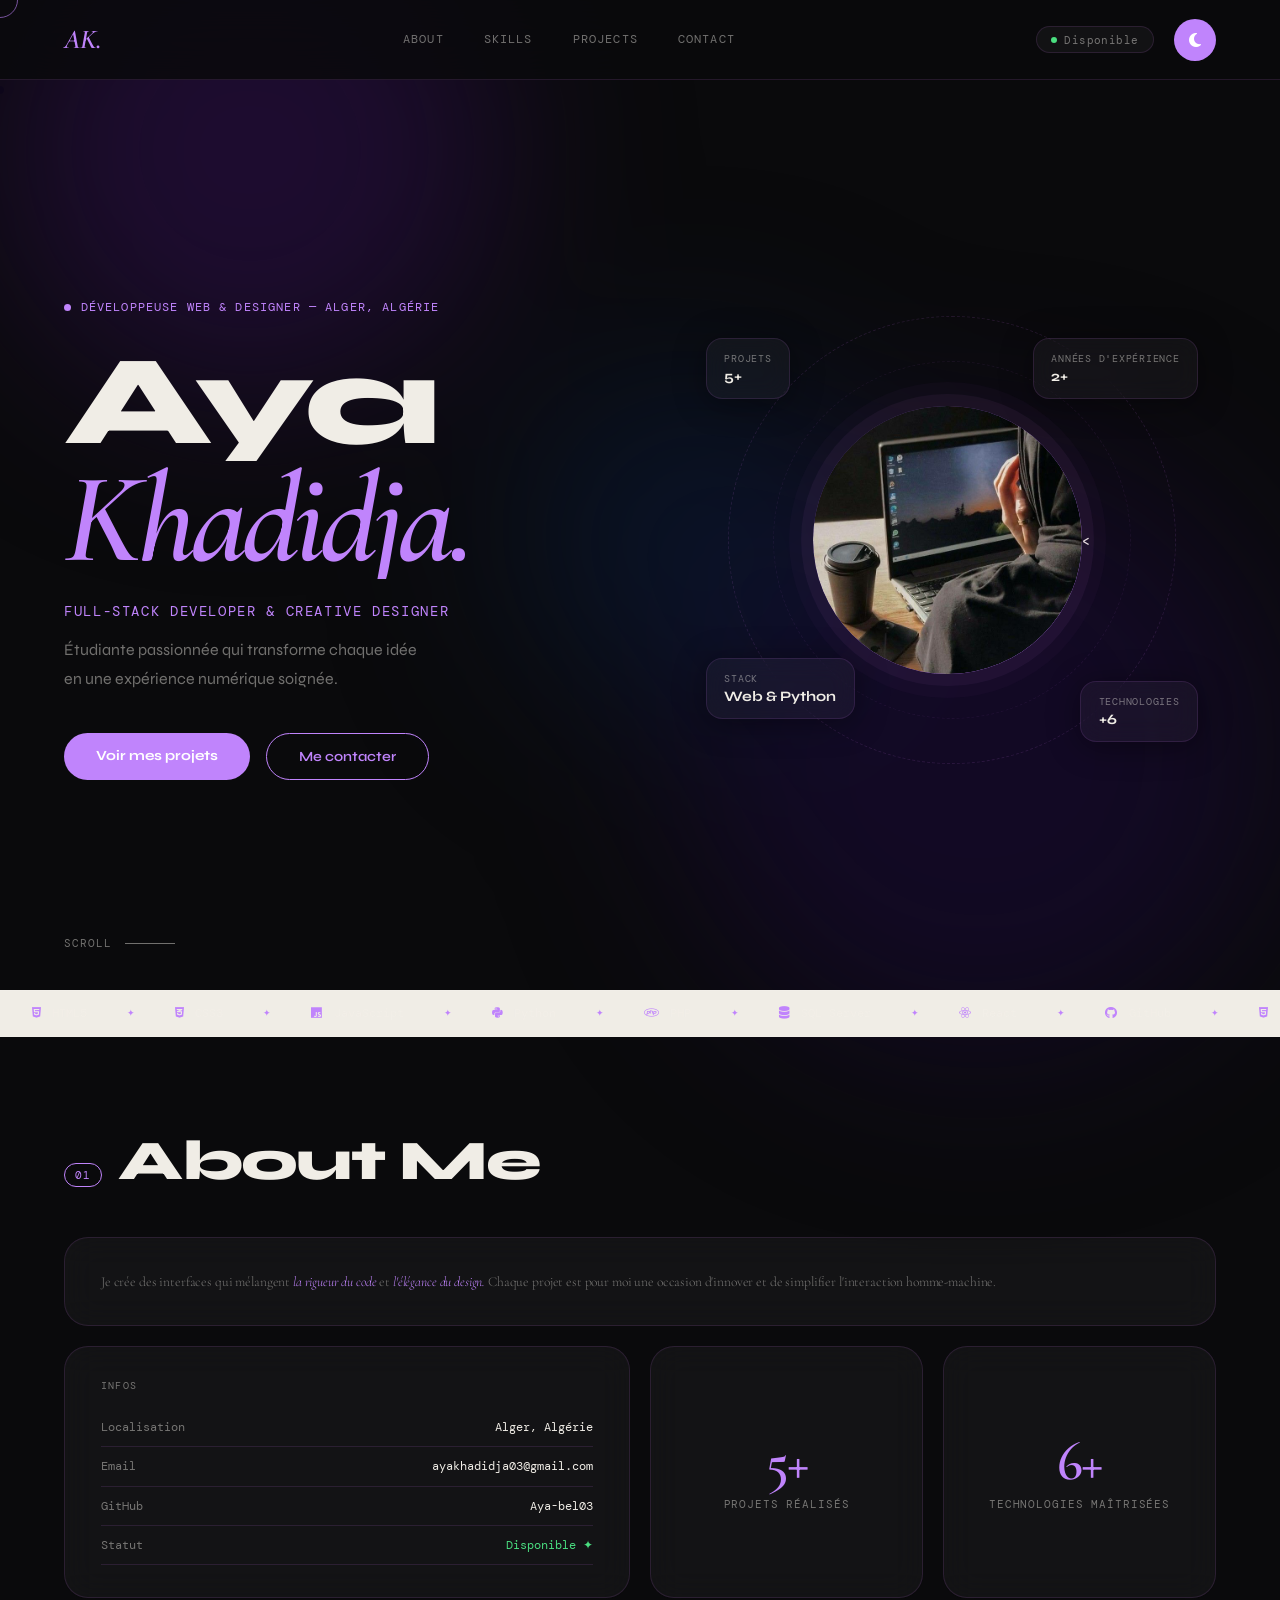
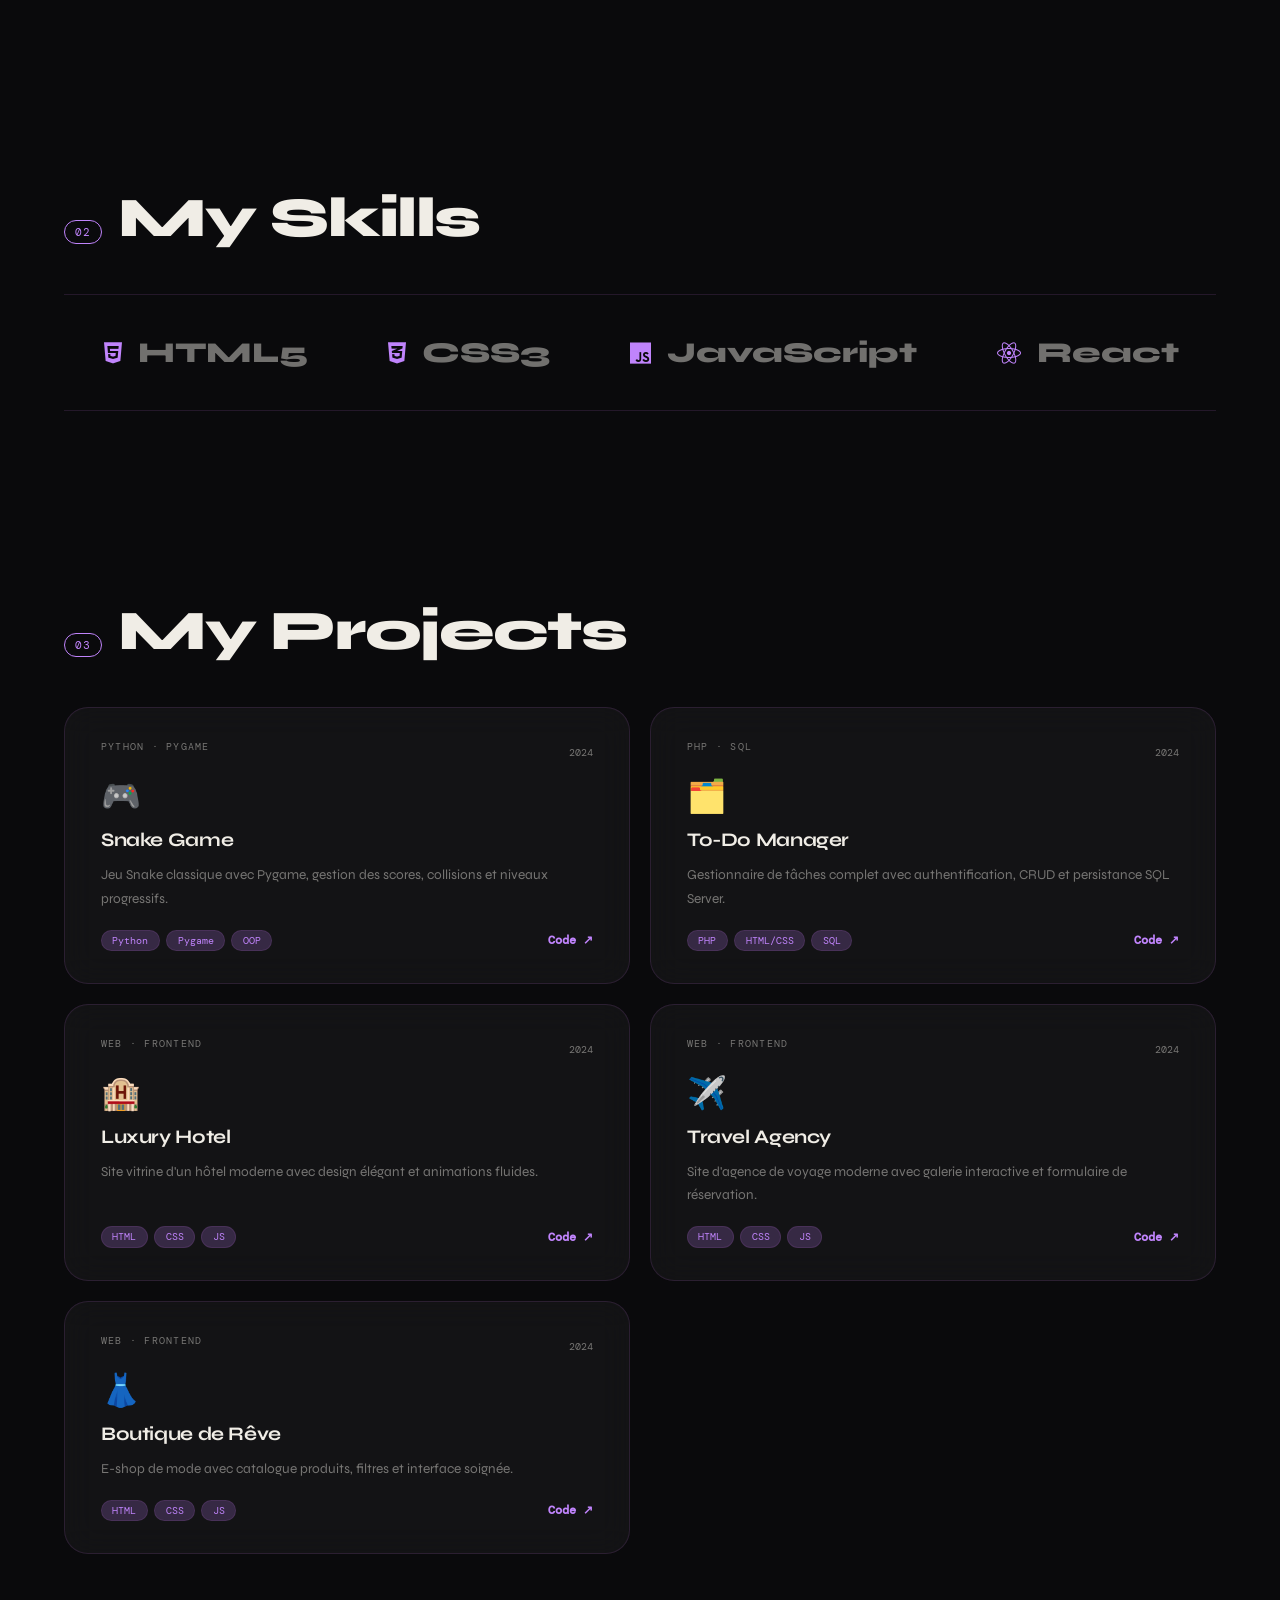
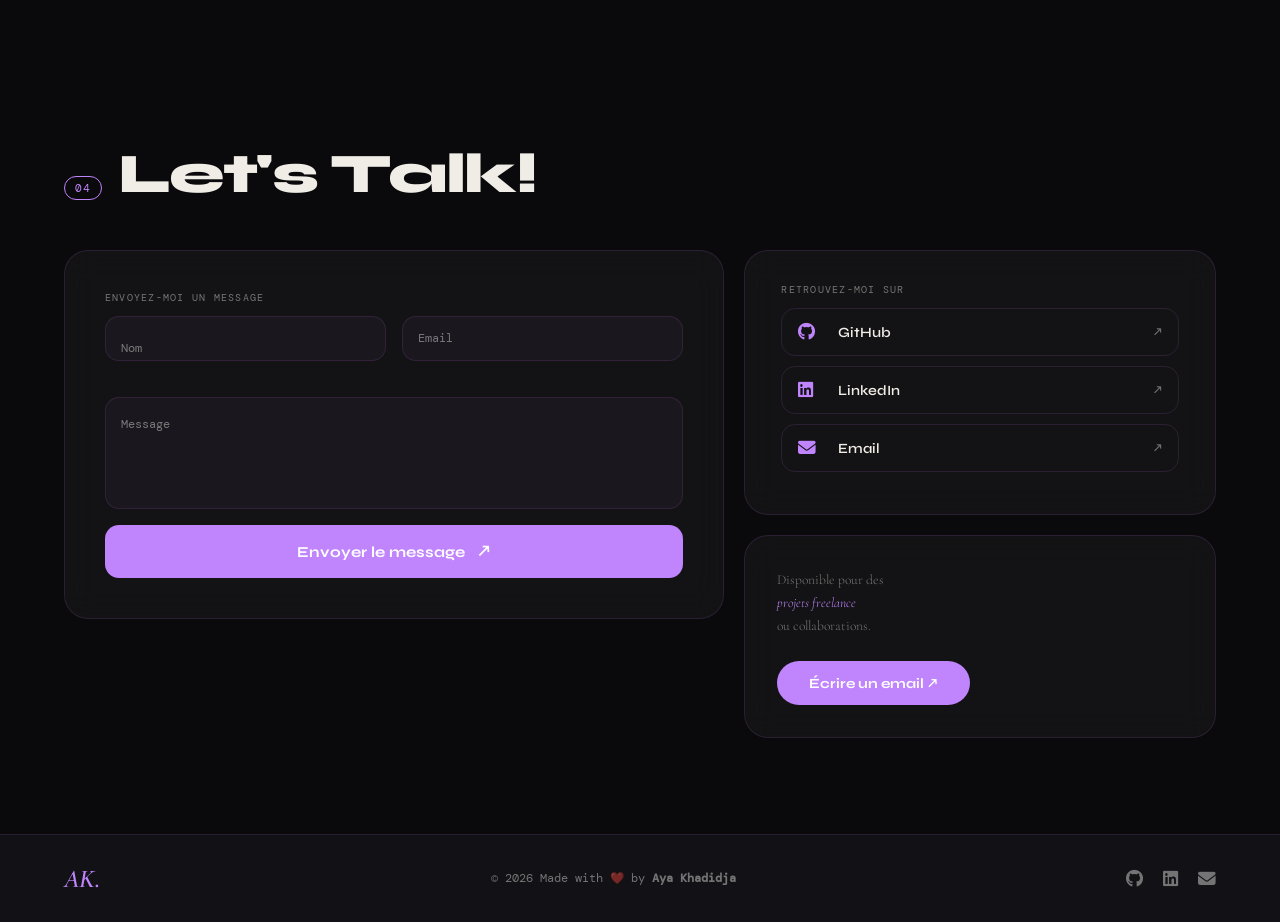
<file: index.html>
<html lang="fr">
<head>
  <meta charset="UTF-8"/>
  <meta name="viewport" content="width=device-width, initial-scale=1.0"/>
  <title>Aya Khadidja — Portfolio</title>
  <link rel="icon" type="image/png" href="favicon.png"/>
  <link href="https://fonts.googleapis.com/css2?family=Syne:wght@400;500;700;800&family=Cormorant+Garamond:ital,wght@0,300;1,300;1,600&family=DM+Mono:wght@300;400&display=swap" rel="stylesheet"/>
  <link rel="stylesheet" href="https://cdnjs.cloudflare.com/ajax/libs/font-awesome/6.5.0/css/all.min.css"/>
  <link rel="stylesheet" href="style.css"/>
</head>
<body class="light-mode">

  <!-- CURSOR -->
  <div id="cur"></div>
  <div id="cur-ring"></div>

  <!-- BACKGROUND MESH -->
  <div class="mesh-container">
    <div class="ball ball-1"></div>
    <div class="ball ball-2"></div>
    <div class="ball ball-3"></div>
  </div>

  <!-- PROGRESS BAR -->
  <div id="progress-bar"></div>

  <!-- HEADER -->
  <header id="header">
    <a href="#" class="nav-logo">AK.</a>
    <nav class="nav-links">
      <a href="#about">About</a>
      <a href="#skills">Skills</a>
      <a href="#projects">Projects</a>
      <a href="#contact">Contact</a>
    </nav>
    <div class="header-right">
      <div class="avail-badge">
        <span class="avail-dot"></span>
        Disponible
      </div>
      <button id="theme-switch" aria-label="Toggle theme">
        <i class="fas fa-moon"></i>
      </button>
    </div>
  </header>

  <main>

    <!-- HERO -->
    <section id="hero">
      <div class="hero-content">
        <span class="hero-eyebrow reveal">
          <span class="eyebrow-dot"></span>
          Développeuse Web &amp; Designer — Alger, Algérie
        </span>
        <h1 class="hero-name">
          <span class="name-line reveal-line"><span class="word">Aya</span></span>
          <span class="name-line reveal-line delay-1"><span class="word italic">Khadidja.</span></span>
        </h1>
        <p class="hero-role reveal delay-2">Full-Stack Developer &amp; Creative Designer</p>
        <p class="hero-desc reveal delay-3">Étudiante passionnée qui transforme chaque idée<br>en une expérience numérique soignée.</p>
        <div class="hero-ctas reveal delay-4">
          <a href="#projects" class="btn-primary">Voir mes projets</a>
          <a href="#contact" class="btn-ghost">Me contacter</a>
        </div>
      </div>
      <div class="hero-deco">
        <div class="deco-ring"></div>
        <div class="deco-ring deco-ring-2"></div>
        <div class="avatar-circle">
          <img src="images/favicon.jpeg" alt="Aya Khadidja" class="avatar-img"/>
        </div>
        <<div class="deco-tag tag-1">
          <span class="tag-label">Projets</span>
          <span class="tag-value">5+</span>
        </div>
        <div class="deco-tag tag-2">
          <span class="tag-label">Stack</span>
          <span class="tag-value">Web &amp; Python</span>
        </div>
         <div class="deco-tag tag-3">
          <span class="tag-label">Technologies </span>
          <span class="tag-value">+6 </span>
        </div>
        <div class="deco-tag tag-4">
          <span class="tag-label">Années d'expérience</span>
          <span class="tag-value">2+</span>
        </div>
      </div>
      <div class="hero-scroll-hint">
        <span>Scroll</span>
        <div class="scroll-line"></div>
      </div>
    </section>

    <!-- MARQUEE -->
    <div class="marquee-wrap">
      <div class="marquee-track">
        <span><i class="fab fa-html5"></i> HTML5</span><span class="sep">✦</span>
        <span><i class="fab fa-css3-alt"></i> CSS3</span><span class="sep">✦</span>
        <span><i class="fab fa-js"></i> JavaScript</span><span class="sep">✦</span>
        <span><i class="fab fa-python"></i> Python</span><span class="sep">✦</span>
        <span><i class="fab fa-php"></i> PHP</span><span class="sep">✦</span>
        <span><i class="fas fa-database"></i> SQL Server</span><span class="sep">✦</span>
        <span><i class="fab fa-react"></i> React</span><span class="sep">✦</span>
        <span><i class="fab fa-github"></i> GitHub</span><span class="sep">✦</span>
        <span><i class="fab fa-html5"></i> HTML5</span><span class="sep">✦</span>
        <span><i class="fab fa-css3-alt"></i> CSS3</span><span class="sep">✦</span>
        <span><i class="fab fa-js"></i> JavaScript</span><span class="sep">✦</span>
        <span><i class="fab fa-python"></i> Python</span><span class="sep">✦</span>
        <span><i class="fab fa-php"></i> PHP</span><span class="sep">✦</span>
        <span><i class="fas fa-database"></i> SQL Server</span><span class="sep">✦</span>
        <span><i class="fab fa-react"></i> React</span><span class="sep">✦</span>
        <span><i class="fab fa-github"></i> GitHub</span><span class="sep">✦</span>
      </div>
    </div>

    <!-- ABOUT -->
    <section id="about" class="sec">
      <div class="sec-header reveal">
        <span class="sec-num">01</span>
        <h2 class="section-title">About Me</h2>
      </div>
      <div class="bento-grid">
        <div class="bento-item card-full reveal">
          <p class="big-quote">Je crée des interfaces qui mélangent <em>la rigueur du code</em> et <em>l'élégance du design.</em> Chaque projet est pour moi une occasion d'innover et de simplifier l'interaction homme-machine.</p>
        </div>
        <div class="bento-item card-info reveal delay-1">
          <span class="label">Infos</span>
          <div class="info-list">
            <div class="info-row"><span class="ik">Localisation</span><span class="iv">Alger, Algérie</span></div>
            <div class="info-row"><span class="ik">Email</span><span class="iv">ayakhadidja03@gmail.com</span></div>
            <div class="info-row"><span class="ik">GitHub</span><span class="iv">Aya-bel03</span></div>
            <div class="info-row"><span class="ik">Statut</span><span class="iv available">Disponible ✦</span></div>
          </div>
        </div>
        <div class="bento-item card-stat reveal delay-2">
          <span class="stat-num">5+</span>
          <span class="stat-label">Projets réalisés</span>
        </div>
        <div class="bento-item card-stat reveal delay-3">
          <span class="stat-num">6+</span>
          <span class="stat-label">Technologies maîtrisées</span>
        </div>
      </div>
    </section>

    <!-- SKILLS -->
    <section id="skills" class="sec">
      <div class="sec-header reveal">
        <span class="sec-num">02</span>
        <h2 class="section-title">My Skills</h2>
      </div>
      <div class="skills-wrapper reveal">
        <div class="skills-track">
          <span><i class="fab fa-html5"></i> HTML5</span>
          <span><i class="fab fa-css3-alt"></i> CSS3</span>
          <span><i class="fab fa-js"></i> JavaScript</span>
          <span><i class="fab fa-react"></i> React</span>
          <span><i class="fab fa-python"></i> Python</span>
          <span><i class="fab fa-php"></i> PHP</span>
          <span><i class="fas fa-database"></i> SQL Server</span>
          <span><i class="fab fa-github"></i> GitHub</span>
          <span><i class="fab fa-html5"></i> HTML5</span>
          <span><i class="fab fa-css3-alt"></i> CSS3</span>
          <span><i class="fab fa-js"></i> JavaScript</span>
          <span><i class="fab fa-react"></i> React</span>
          <span><i class="fab fa-python"></i> Python</span>
          <span><i class="fab fa-php"></i> PHP</span>
          <span><i class="fas fa-database"></i> SQL Server</span>
          <span><i class="fab fa-github"></i> GitHub</span>
        </div>
      </div>
    </section>

    <!-- PROJECTS -->
    <section id="projects" class="sec">
      <div class="sec-header reveal">
        <span class="sec-num">03</span>
        <h2 class="section-title">My Projects</h2>
      </div>
      <div class="bento-grid">

        <div class="bento-item card-med reveal">
          <div class="proj-top">
            <span class="label">Python · Pygame</span>
            <span class="proj-year">2024</span>
          </div>
          <div class="proj-icon">🎮</div>
          <h3>Snake Game</h3>
          <p>Jeu Snake classique avec Pygame, gestion des scores, collisions et niveaux progressifs.</p>
          <div class="proj-footer">
            <div class="proj-pills">
              <span>Python</span><span>Pygame</span><span>OOP</span>
            </div>
            <a href="https://github.com/Aya-bel03" target="_blank" class="proj-link">Code ↗</a>
          </div>
        </div>

        <div class="bento-item card-med reveal delay-1">
          <div class="proj-top">
            <span class="label">PHP · SQL</span>
            <span class="proj-year">2024</span>
          </div>
          <div class="proj-icon">🗂️</div>
          <h3>To-Do Manager</h3>
          <p>Gestionnaire de tâches complet avec authentification, CRUD et persistance SQL Server.</p>
          <div class="proj-footer">
            <div class="proj-pills">
              <span>PHP</span><span>HTML/CSS</span><span>SQL</span>
            </div>
            <a href="https://github.com/Aya-bel03" target="_blank" class="proj-link">Code ↗</a>
          </div>
        </div>

        <div class="bento-item card-med reveal delay-2">
          <div class="proj-top">
            <span class="label">Web · Frontend</span>
            <span class="proj-year">2024</span>
          </div>
          <div class="proj-icon">🏨</div>
          <h3>Luxury Hotel</h3>
          <p>Site vitrine d'un hôtel moderne avec design élégant et animations fluides.</p>
          <div class="proj-footer">
            <div class="proj-pills">
              <span>HTML</span><span>CSS</span><span>JS</span>
            </div>
            <a href="https://github.com/Aya-bel03" target="_blank" class="proj-link">Code ↗</a>
          </div>
        </div>

        <div class="bento-item card-med reveal delay-1">
          <div class="proj-top">
            <span class="label">Web · Frontend</span>
            <span class="proj-year">2024</span>
          </div>
          <div class="proj-icon">✈️</div>
          <h3>Travel Agency</h3>
          <p>Site d'agence de voyage moderne avec galerie interactive et formulaire de réservation.</p>
          <div class="proj-footer">
            <div class="proj-pills">
              <span>HTML</span><span>CSS</span><span>JS</span>
            </div>
            <a href="https://github.com/Aya-bel03" target="_blank" class="proj-link">Code ↗</a>
          </div>
        </div>

        <div class="bento-item card-med reveal delay-2">
          <div class="proj-top">
            <span class="label">Web · Frontend</span>
            <span class="proj-year">2024</span>
          </div>
          <div class="proj-icon">👗</div>
          <h3>Boutique de Rêve</h3>
          <p>E-shop de mode avec catalogue produits, filtres et interface soignée.</p>
          <div class="proj-footer">
            <div class="proj-pills">
              <span>HTML</span><span>CSS</span><span>JS</span>
            </div>
            <a href="https://github.com/Aya-bel03" target="_blank" class="proj-link">Code ↗</a>
          </div>
        </div>

      </div>
    </section>

    <!-- CONTACT -->
    <section id="contact" class="sec">
      <div class="sec-header reveal">
        <span class="sec-num">04</span>
        <h2 class="section-title">Let's Talk!</h2>
      </div>
      <div class="contact-grid">
        <div class="bento-item contact-card reveal">
          <span class="label">Envoyez-moi un message</span>
          <form action="https://formspree.io/f/mjkobwyn" method="POST">
            <div class="input-row">
              <div class="input-group">
                <input type="text" name="nom" placeholder=" " required/>
                <label>Nom</label>
              </div>
              <div class="input-group">
                <input type="email" name="email" placeholder=" " required/>
                <label>Email</label>
              </div>
            </div>
            <div class="input-group">
              <textarea name="message" rows="5" placeholder=" " required></textarea>
              <label>Message</label>
            </div>
            <button type="submit" class="btn-submit">
              <span>Envoyer le message</span>
              <span class="btn-arrow">↗</span>
            </button>
          </form>
        </div>
        <div class="contact-side">
          <div class="bento-item info-card reveal delay-1">
            <span class="label">Retrouvez-moi sur</span>
            <div class="social-links">
              <a href="https://github.com/Aya-bel03" target="_blank" class="social-item">
                <i class="fab fa-github"></i>
                <span>GitHub</span>
                <span class="social-arr">↗</span>
              </a>
              <a href="https://www.linkedin.com/in/khadidja-belogbane-071b53371" target="_blank" class="social-item">
                <i class="fab fa-linkedin"></i>
                <span>LinkedIn</span>
                <span class="social-arr">↗</span>
              </a>
              <a href="mailto:ayakhadidja03@gmail.com" class="social-item">
                <i class="fas fa-envelope"></i>
                <span>Email</span>
                <span class="social-arr">↗</span>
              </a>
            </div>
          </div>
          <div class="bento-item cta-card reveal delay-2">
            <p class="cta-text">Disponible pour des<br/><em>projets freelance</em><br/>ou collaborations.</p>
            <a href="mailto:ayakhadidja03@gmail.com" class="btn-primary" style="margin-top:1.5rem;display:inline-block">Écrire un email ↗</a>
          </div>
        </div>
      </div>
    </section>

  </main>

  <!-- FOOTER -->
  <footer>
    <div class="footer-inner">
      <span class="footer-logo">AK.</span>
      <span class="footer-copy">© 2026 Made with ❤️ by <strong>Aya Khadidja</strong></span>
      <div class="footer-links">
        <a href="https://github.com/Aya-bel03" target="_blank"><i class="fab fa-github"></i></a>
        <a href="https://www.linkedin.com/in/khadidja-belogbane-071b53371" target="_blank"><i class="fab fa-linkedin"></i></a>
        <a href="mailto:ayakhadidja03@gmail.com"><i class="fas fa-envelope"></i></a>
      </div>
    </div>
  </footer>

  <script src="script.js"></script>
</body>
</html>
</file>
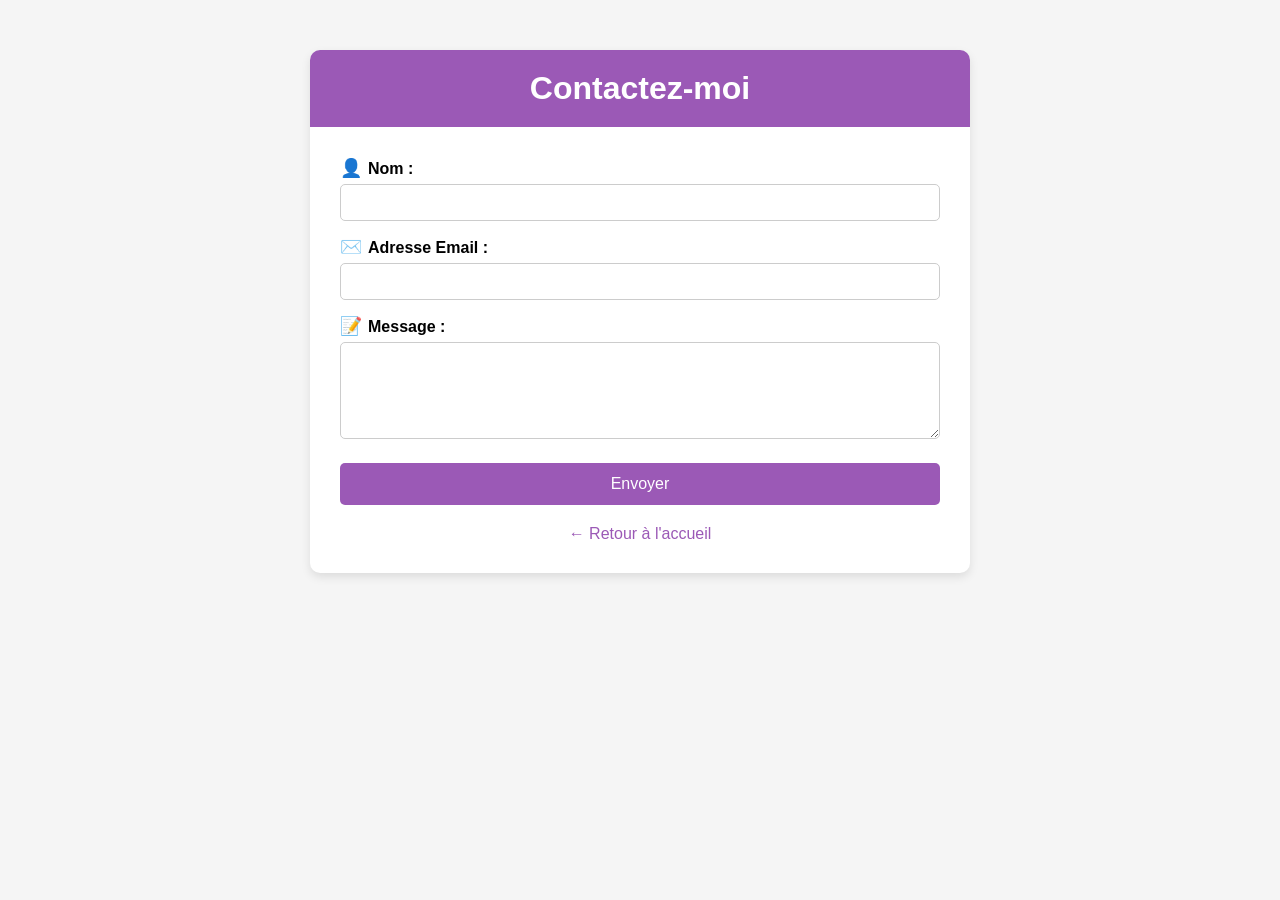
<file: contact.html>
<!DOCTYPE html>
<html lang="fr">
<head>
  <meta charset="UTF-8" />
  <title>Contactez-moi</title>
  <link rel="icon" type="image/png" href="/Portfolio/favicon.png" />
  <style>
    body { font-family: Arial, sans-serif; background-color: #f5f5f5; margin: 0; padding: 0; }
    .container { max-width: 600px; margin: 50px auto; background-color: white; padding: 30px; border-radius: 10px; box-shadow: 0 4px 10px rgba(0, 0, 0, 0.1); }
    h1 { text-align: center; color: white; background-color: #9b59b6; padding: 20px; margin: -30px -30px 30px -30px; border-radius: 10px 10px 0 0; }
    label { display: block; margin-top: 15px; font-weight: bold; }
    label::before { margin-right: 6px; color: #9b59b6; font-size: 18px; }
    label[for="nom"]::before { content: "👤"; }
    label[for="email"]::before { content: "✉️"; }
    label[for="message"]::before { content: "📝"; }
    input, textarea {
      width: 100%; padding: 10px; margin-top: 5px; border-radius: 5px;
      border: 1px solid #ccc; box-sizing: border-box; resize: vertical;
      transition: border-color 0.3s ease;
    }
    input:focus, textarea:focus { border-color: #9b59b6; outline: none; }
    button {
      background-color: #9b59b6; color: white; border: none; padding: 12px 20px;
      margin-top: 20px; cursor: pointer; border-radius: 5px; font-size: 16px;
      width: 100%; transition: background-color 0.3s, transform 0.2s ease;
    }
    button:hover { background-color: #8e44ad; transform: scale(1.03); }
    button:active { transform: scale(0.97); }
    .back { text-align: center; margin-top: 20px; }
    .back a { color: #9b59b6; text-decoration: none; transition: color 0.3s; }
    .back a:hover { text-decoration: underline; color: #8e44ad; }
    @media screen and (max-width: 600px) {
      .container { margin: 20px; padding: 20px; }
    }
  </style>
</head>
<body>
  <div class="container">
    <h1>Contactez-moi</h1>
    <form action="https://formspree.io/f/mjkobwyn" method="POST">
      <label for="nom">Nom :</label>
      <input type="text" id="nom" name="nom" required />
      <label for="email">Adresse Email :</label>
      <input type="email" id="email" name="email" required />
      <label for="message">Message :</label>
      <textarea id="message" name="message" rows="5" required></textarea>
      <button type="submit">Envoyer</button>
    </form>
    <div class="back">
      <a href="index.html">&larr; Retour à l'accueil</a>
    </div>
  </div>
</body>
</html>
</file>
<file: style.css>
/* ── VARIABLES ── */
:root {
  --bg:          #0A0A0C;
  --bg2:         #111116;
  --card:        rgba(255,255,255,0.04);
  --card-border: rgba(155,89,182,0.18);
  --text:        #F0EDE6;
  --text-dim:    rgba(240,237,230,0.45);
  --accent:      #c084fc;
  --accent-l:    rgba(192,132,252,0.2);
  --accent-glow: rgba(192,132,252,0.15);
  --ball-1:      #2e104e;
  --ball-2:      #1a0a3a;
  --ball-3:      #0a1a3a;
  --header-bg:   rgba(10,10,12,0.85);
  --shadow:      0 4px 32px rgba(0,0,0,0.4);
  --radius:      24px;
  --radius-sm:   14px;
}

.dark-mode {
  --bg:          #F5F2EC;
  --bg2:         #EDE9DF;
  --card:        rgba(255,255,255,0.60);
  --card-border: rgba(155,89,182,0.14);
  --text:        #1A1714;
  --text-dim:    #8A8480;
  --accent:      #9b59b6;
  --accent-l:    #d7b8e8;
  --accent-glow: rgba(155,89,182,0.18);
  --ball-1:      #e9d5f5;
  --ball-2:      #f5d5e9;
  --ball-3:      #d5e5f5;
  --header-bg:   rgba(245,242,236,0.82);
  --shadow:      0 4px 32px rgba(155,89,182,0.10);
}

/* ── RESET ── */
*, *::before, *::after { margin:0; padding:0; box-sizing:border-box; }
html { scroll-behavior: smooth; }

body {
  font-family: 'Syne', sans-serif;
  background: var(--bg);
  color: var(--text);
  overflow-x: hidden;
  cursor: none;
  transition: background .5s, color .5s;
  padding-top: 90px;
}

/* ── PROGRESS BAR ── */
#progress-bar {
  position: fixed; top:0; left:0; height: 2px;
  background: linear-gradient(90deg, var(--accent), var(--accent-l));
  z-index: 2000; width: 0; transition: width .1s linear;
}

/* ── CURSOR ── */
#cur {
  width: 8px; height: 8px; background: var(--accent);
  border-radius: 50%; position: fixed; pointer-events: none;
  z-index: 10000; transform: translate(-50%,-50%);
  transition: width .3s, height .3s, background .3s;
  mix-blend-mode: multiply;
}
.dark-mode #cur { mix-blend-mode: screen; }
#cur-ring {
  width: 36px; height: 36px;
  border: 1.5px solid var(--accent);
  border-radius: 50%; position: fixed; pointer-events: none;
  z-index: 9999; transform: translate(-50%,-50%);
  transition: left .12s ease-out, top .12s ease-out, width .3s, height .3s, border-color .3s;
  opacity: .6;
}
body.cursor-hover #cur { width: 50px; height: 50px; background: var(--accent-l); }
body.cursor-hover #cur-ring { width: 56px; height: 56px; opacity: .9; }

/* ── BACKGROUND MESH ── */
.mesh-container {
  position: fixed; inset: 0; z-index: -1;
  filter: blur(90px); pointer-events: none;
}
.ball { position: absolute; border-radius: 50%; opacity: .55; }
.ball-1 { width: 500px; height: 500px; background: var(--ball-1); top: -100px; left: 0; animation: floatBall 20s ease-in-out infinite alternate; }
.ball-2 { width: 600px; height: 600px; background: var(--ball-2); bottom: -150px; right: 0; animation: floatBall 25s ease-in-out infinite alternate-reverse; }
.ball-3 { width: 350px; height: 350px; background: var(--ball-3); top: 40%; left: 40%; animation: floatBall 18s ease-in-out infinite alternate; }
@keyframes floatBall { from{transform:translate(0,0)} to{transform:translate(80px,60px)} }

/* ── HEADER ── */
header {
  display: flex; align-items: center; justify-content: space-between;
  padding: 0 5%; height: 80px;
  position: fixed; top: 0; left: 0; right: 0; z-index: 1000;
  background: var(--header-bg);
  backdrop-filter: blur(20px);
  border-bottom: 1px solid var(--card-border);
  transition: transform .4s cubic-bezier(.22,1,.36,1), background .3s;
}
header.hide { transform: translateY(-100%); }

.nav-logo {
  font-family: 'Cormorant Garamond', serif;
  font-size: 1.7rem; font-style: italic; font-weight: 600;
  color: var(--accent); text-decoration: none;
  letter-spacing: -0.01em;
}

.nav-links { display: flex; gap: 2.5rem; list-style: none; }
.nav-links a {
  font-family: 'DM Mono', monospace;
  font-size: .72rem; letter-spacing: .1em;
  text-transform: uppercase; color: var(--text-dim);
  text-decoration: none; transition: color .2s; position: relative;
}
.nav-links a::after {
  content:''; position:absolute; bottom:-3px; left:0; right:0;
  height:1.5px; background:var(--accent); transform:scaleX(0);
  transform-origin:left; transition:transform .3s cubic-bezier(.22,1,.36,1);
}
.nav-links a:hover { color: var(--text); }
.nav-links a:hover::after { transform: scaleX(1); }

.header-right { display:flex; align-items:center; gap:1.25rem; }

.avail-badge {
  display:flex; align-items:center; gap:.45rem;
  font-family:'DM Mono',monospace; font-size:.68rem;
  color: var(--text-dim); letter-spacing:.04em;
  background: var(--card); border:1px solid var(--card-border);
  padding:.35rem .9rem; border-radius:100px;
}
.avail-dot {
  width:6px; height:6px; border-radius:50%;
  background:#4ade80; animation: pulse 2s infinite;
}
@keyframes pulse { 0%,100%{opacity:1} 50%{opacity:.3} }

#theme-switch {
  width:42px; height:42px; border-radius:50%;
  background: var(--accent); color:#fff;
  border:none; font-size:1rem;
  display:flex; align-items:center; justify-content:center;
  cursor:none; transition: transform .25s, box-shadow .25s;
}
#theme-switch:hover { transform:scale(1.1); box-shadow:0 0 20px var(--accent-glow); }

/* ── HERO ── */
#hero {
  min-height: 100vh;
  display: flex; align-items: center;
  padding: 0 5%; gap: 4rem;
  position: relative; overflow: hidden;
}

.hero-content { flex:1; max-width: 600px; }

.hero-eyebrow {
  display:inline-flex; align-items:center; gap:.6rem;
  font-family:'DM Mono',monospace; font-size:.72rem;
  letter-spacing:.1em; text-transform:uppercase;
  color: var(--accent); margin-bottom:1.75rem;
  opacity:0; animation: fadeUp .7s .4s ease forwards;
}
.eyebrow-dot {
  width:7px; height:7px; border-radius:50%;
  background:var(--accent); animation:pulse 2s infinite;
}

.hero-name {
  display:block; line-height:.92; margin-bottom:1.5rem;
  font-size: clamp(4rem, 10vw, 8.5rem);
  font-weight:800; letter-spacing:-.04em;
}
.name-line { display:block; overflow:hidden; }
.word {
  display:block;
  transform: translateY(110%);
  animation: slideUp .9s cubic-bezier(.16,1,.3,1) forwards;
}
.word.italic {
  font-family:'Cormorant Garamond',serif;
  font-style:italic; font-weight:600;
  color: var(--accent); animation-delay:.1s;
}
.delay-1 .word { animation-delay: .1s; }

.hero-role {
  font-family:'DM Mono',monospace; font-size:.85rem;
  letter-spacing:.12em; color:var(--accent);
  text-transform:uppercase; margin-bottom:1rem;
  opacity:0; animation: fadeUp .7s .7s ease forwards;
}
.hero-desc {
  font-size:1rem; color:var(--text-dim);
  line-height:1.8; margin-bottom:2.5rem;
  opacity:0; animation: fadeUp .7s .85s ease forwards;
}
.hero-ctas {
  display:flex; gap:1rem; flex-wrap:wrap;
  opacity:0; animation: fadeUp .7s 1s ease forwards;
}

/* HERO DECO */
.hero-deco {
  flex-shrink:0; position:relative;
  width: clamp(260px, 35vw, 460px);
  height: clamp(260px, 35vw, 460px);
  display:flex; align-items:center; justify-content:center;
}
.deco-ring {
  position:absolute; inset:0; border-radius:50%;
  border:1px dashed var(--card-border);
  animation:spin 24s linear infinite;
}
.deco-ring-2 {
  inset:10%; animation-direction:reverse;
  animation-duration:18s;
  border-color:rgba(155,89,182,.1);
}
@keyframes spin { to{transform:rotate(360deg)} }

.avatar-circle {
  width:60%; height:60%; border-radius:50%;
  background: linear-gradient(135deg, var(--accent-l), var(--accent));
  display:flex; align-items:center; justify-content:center;
  overflow:hidden; z-index:1;
  box-shadow:0 0 0 12px rgba(155,89,182,.08), 0 0 0 24px rgba(155,89,182,.04);
  animation: floatAvatar 5s ease-in-out infinite;
}
@keyframes floatAvatar { 0%,100%{transform:translateY(0)} 50%{transform:translateY(-12px)} }
.avatar-img { width:100%; height:100%; object-fit:cover; border-radius:50%; }

.deco-tag {
  position:absolute; background:var(--card);
  border:1px solid var(--card-border); border-radius:16px;
  padding:.8rem 1.1rem; backdrop-filter:blur(12px);
  box-shadow:var(--shadow);
  animation: floatChip 4s ease-in-out infinite;
}
.tag-1 { top:5%; left:-5%; animation-delay:-2s; }
.tag-2 { bottom:10%; left:-5%; }
.tag-3 { bottom:5%; right:-5%; }
.tag-4 { top:5%; right:-5%; animation-delay:-2s; }

@keyframes floatChip { 0%,100%{transform:translateY(0)} 50%{transform:translateY(-8px)} }
.tag-label { display:block; font-family:'DM Mono',monospace; font-size:.6rem; color:var(--text-dim); text-transform:uppercase; letter-spacing:.08em; margin-bottom:.2rem; }
.tag-value { font-size:.9rem; font-weight:700; color:var(--text); }

.hero-scroll-hint {
  position:absolute; bottom:2.5rem; left:5%;
  display:flex; align-items:center; gap:.75rem;
  font-family:'DM Mono',monospace; font-size:.68rem;
  color:var(--text-dim); letter-spacing:.1em; text-transform:uppercase;
  opacity:0; animation: fadeUp .8s 1.3s ease forwards;
}
.scroll-line {
  width:50px; height:1px; background:var(--text-dim);
  transform:scaleX(0); transform-origin:left;
  animation: growLine 1s 1.8s ease forwards;
}
@keyframes growLine { to{transform:scaleX(1)} }

/* ── MARQUEE ── */
.marquee-wrap {
  overflow:hidden; padding:.9rem 0;
  background:var(--text); border-top:1px solid rgba(255,255,255,.06);
  border-bottom:1px solid rgba(255,255,255,.06);
}
.light-mode .marquee-wrap { background:var(--text); }
.dark-mode .marquee-wrap { background:#0d0d10; }
.marquee-track {
  display:flex; width:max-content;
  animation:marquee 22s linear infinite;
}
.marquee-track span {
  font-family:'DM Mono',monospace; font-size:.75rem;
  font-weight:400; color:rgba(245,242,236,.35);
  margin:0 2rem; white-space:nowrap;
  display:flex; align-items:center; gap:.7rem;
}
.marquee-track span i { color:var(--accent); }
.marquee-track .sep { color:var(--accent); font-size:.55rem; margin:0 .5rem; }
@keyframes marquee { from{transform:translateX(0)} to{transform:translateX(-50%)} }

/* ── SECTIONS ── */
.sec { padding: 6rem 5%; }

.sec-header {
  display:flex; align-items:baseline; gap:1rem;
  margin-bottom:3rem;
}
.sec-num {
  font-family:'DM Mono',monospace; font-size:.68rem;
  color:var(--accent); letter-spacing:.15em;
  border:1px solid var(--accent); padding:.25rem .6rem;
  border-radius:100px;
}
.section-title {
  font-size:clamp(2rem, 5vw, 3.5rem);
  font-weight:800; letter-spacing:-.03em; line-height:1;
}

/* ── BENTO GRID ── */
.bento-grid {
  display:grid;
  grid-template-columns: repeat(4, 1fr);
  gap:1.25rem;
}

.bento-item {
  background:var(--card);
  border:1px solid var(--card-border);
  border-radius:var(--radius);
  padding:2rem 2.25rem;
  backdrop-filter:blur(16px);
  position:relative; overflow:hidden;
  transition: transform .35s cubic-bezier(.22,1,.36,1), box-shadow .35s, border-color .3s;
}
.bento-item:hover {
  transform:translateY(-5px);
  box-shadow: 0 16px 48px var(--accent-glow);
  border-color: var(--accent-l);
}

/* Glow spot */
.bento-item::before {
  content:''; position:absolute; inset:0; border-radius:inherit;
  background:radial-gradient(600px circle at var(--mx,50%) var(--my,50%), var(--accent-glow), transparent 45%);
  pointer-events:none; opacity:0; transition:opacity .3s;
}
.bento-item:hover::before { opacity:1; }

/* Grid spans */
.card-full  { grid-column:span 4; }
.card-info  { grid-column:span 2; }
.card-stat  { grid-column:span 1; display:flex; flex-direction:column; align-items:center; justify-content:center; text-align:center; min-height:140px; }
.card-med   { grid-column:span 2; display:flex; flex-direction:column; gap:.75rem; }

/* About specifics */
.big-quote {
  font-family:'Cormorant Garamond',serif;
  font-size:clamp(1.1rem, 2.2vw, 1.8rem);
  font-weight:300; line-height:1.55; letter-spacing:-.01em;
}
.big-quote em { font-style:italic; color:var(--accent); }

.info-list { display:flex; flex-direction:column; margin-top:1rem; }
.info-row {
  display:flex; justify-content:space-between;
  padding:.7rem 0; border-bottom:1px solid var(--card-border);
  font-family:'DM Mono',monospace; font-size:.73rem;
}
.ik { color:var(--text-dim); }
.iv { color:var(--text); }
.iv.available { color:#4ade80; }

.stat-num {
  font-family:'Cormorant Garamond',serif;
  font-size:3.5rem; font-weight:600; color:var(--accent);
  line-height:1; letter-spacing:-.03em;
}
.stat-label {
  font-family:'DM Mono',monospace; font-size:.68rem;
  color:var(--text-dim); text-align:center; margin-top:.5rem;
  text-transform:uppercase; letter-spacing:.08em;
}

/* ── SKILLS MARQUEE ── */
.skills-wrapper {
  overflow:hidden; padding:2.5rem 0;
  border-top:1px solid var(--card-border);
  border-bottom:1px solid var(--card-border);
}
.skills-track {
  display:flex; width:max-content;
  animation:scroll 22s linear infinite;
}
.skills-track span {
  font-size:1.8rem; font-weight:800;
  color:var(--text-dim); margin:0 2.5rem;
  white-space:nowrap; display:flex;
  align-items:center; gap:1rem;
  transition:color .25s;
}
.skills-track span:hover { color:var(--accent); }
.skills-track span i { color:var(--accent); font-size:1.5rem; }
@keyframes scroll { from{transform:translateX(0)} to{transform:translateX(-50%)} }

/* ── PROJECT CARDS ── */
.proj-top {
  display:flex; justify-content:space-between; align-items:center;
}
.proj-year {
  font-family:'DM Mono',monospace; font-size:.65rem;
  color:var(--text-dim);
}
.proj-icon { font-size:2rem; }
.bento-item h3 {
  font-size:1.2rem; font-weight:700; letter-spacing:-.02em;
}
.bento-item p {
  font-size:.85rem; color:var(--text-dim); line-height:1.7; flex:1;
}
.proj-footer {
  display:flex; align-items:center;
  justify-content:space-between; margin-top:.5rem;
}
.proj-pills { display:flex; gap:.4rem; flex-wrap:wrap; }
.proj-pills span {
  font-family:'DM Mono',monospace; font-size:.65rem;
  background:var(--accent-l); color:var(--accent);
  padding:.2rem .65rem; border-radius:100px;
  border:1px solid var(--card-border);
}
.dark-mode .proj-pills span { background:rgba(192,132,252,.15); }
.proj-link {
  font-family:'DM Mono',monospace; font-size:.75rem;
  color:var(--accent); text-decoration:none; font-weight:700;
  white-space:nowrap; transition:opacity .2s;
}
.proj-link:hover { opacity:.7; }

/* ── CONTACT ── */
.contact-grid {
  display:grid; grid-template-columns:1.4fr 1fr;
  gap:1.25rem; align-items:start;
}
.contact-card { padding:2.5rem; }
.contact-side { display:flex; flex-direction:column; gap:1.25rem; }

/* Floating label inputs */
.input-row { display:flex; gap:1rem; margin-bottom:1rem; }
.input-group {
  position:relative; flex:1;
}
.input-group input,
.input-group textarea {
  width:100%; padding:1.1rem 1rem .5rem;
  background:rgba(155,89,182,.06);
  border:1px solid var(--card-border);
  border-radius:var(--radius-sm);
  color:var(--text); font-family:'Syne',sans-serif; font-size:.9rem;
  outline:none; transition:border-color .25s, box-shadow .25s;
  resize:none;
}
.input-group input:focus,
.input-group textarea:focus {
  border-color:var(--accent);
  box-shadow:0 0 0 3px var(--accent-glow);
}
.input-group label {
  position:absolute; top:50%; left:1rem;
  transform:translateY(-50%);
  font-family:'DM Mono',monospace; font-size:.75rem;
  color:var(--text-dim); pointer-events:none;
  transition:top .2s, font-size .2s, color .2s;
}
.input-group textarea ~ label { top:1.2rem; transform:none; }
.input-group input:focus ~ label,
.input-group input:not(:placeholder-shown) ~ label,
.input-group textarea:focus ~ label,
.input-group textarea:not(:placeholder-shown) ~ label {
  top:.35rem; font-size:.6rem; color:var(--accent); transform:none;
}
.input-group:last-child { margin-bottom:1.25rem; }

/* Social links */
.social-item {
  display:flex; align-items:center; gap:1rem;
  padding:.9rem 1rem; border-radius:var(--radius-sm);
  border:1px solid var(--card-border);
  text-decoration:none; color:var(--text);
  margin-bottom:.6rem;
  transition:border-color .25s, transform .25s, background .25s;
  font-size:.88rem; font-weight:600;
}
.social-item:hover {
  border-color:var(--accent); transform:translateX(5px);
  background:var(--accent-glow);
}
.social-item i { color:var(--accent); font-size:1.1rem; width:1.5rem; }
.social-arr { margin-left:auto; color:var(--text-dim); font-size:.75rem; }

.cta-card { padding:2rem; }
.cta-text {
  font-family:'Cormorant Garamond',serif;
  font-size:1.4rem; font-weight:300; line-height:1.4;
}
.cta-text em { font-style:italic; color:var(--accent); }

/* ── BUTTONS ── */
.btn-primary {
  background:var(--accent); color:#fff;
  padding:.85rem 2rem; border-radius:100px;
  font-family:'Syne',sans-serif; font-size:.875rem; font-weight:700;
  text-decoration:none; border:none; cursor:none; display:inline-block;
  transition:transform .25s, box-shadow .25s, opacity .2s;
}
.btn-primary:hover {
  transform:translateY(-3px);
  box-shadow:0 10px 30px var(--accent-glow);
}
.btn-ghost {
  background:transparent; color:var(--accent);
  padding:.85rem 2rem; border-radius:100px;
  font-family:'Syne',sans-serif; font-size:.875rem; font-weight:600;
  text-decoration:none; border:1.5px solid var(--accent); cursor:none;
  transition:background .2s, transform .25s;
}
.btn-ghost:hover { background:var(--accent-glow); transform:translateY(-2px); }

.btn-submit {
  width:100%; padding:1rem 1.5rem;
  background:var(--accent); color:#fff;
  border:none; border-radius:var(--radius-sm);
  font-family:'Syne',sans-serif; font-size:.95rem; font-weight:700;
  cursor:none; display:flex; align-items:center; justify-content:center; gap:.75rem;
  transition:transform .25s, box-shadow .25s;
  margin-top:1rem;
}
.btn-submit:hover { transform:translateY(-2px); box-shadow:0 8px 24px var(--accent-glow); }
.btn-arrow { font-size:1.1rem; }

/* ── LABEL ── */
.label {
  font-family:'DM Mono',monospace; font-size:.65rem;
  color:var(--text-dim); text-transform:uppercase;
  letter-spacing:.12em; display:block; margin-bottom:.75rem;
}

/* ── FOOTER ── */
footer {
  padding:1.75rem 5%;
  border-top:1px solid var(--card-border);
  background:var(--bg2);
}
.footer-inner {
  display:flex; align-items:center; justify-content:space-between;
  flex-wrap:wrap; gap:1rem;
}
.footer-logo {
  font-family:'Cormorant Garamond',serif; font-size:1.6rem;
  font-style:italic; font-weight:600; color:var(--accent);
}
.footer-copy {
  font-family:'DM Mono',monospace; font-size:.72rem;
  color:var(--text-dim);
}
.footer-links { display:flex; gap:1.25rem; }
.footer-links a {
  color:var(--text-dim); font-size:1.1rem;
  text-decoration:none; transition:color .2s, transform .2s;
  display:inline-block;
}
.footer-links a:hover { color:var(--accent); transform:translateY(-2px); }

/* ── REVEAL ANIMATIONS ── */
.reveal {
  opacity:0; transform:translateY(24px);
  transition:opacity .8s cubic-bezier(.22,1,.36,1), transform .8s cubic-bezier(.22,1,.36,1);
}
.reveal.visible { opacity:1; transform:translateY(0); }
.delay-1 { transition-delay:.1s; }
.delay-2 { transition-delay:.2s; }
.delay-3 { transition-delay:.3s; }
.delay-4 { transition-delay:.4s; }

@keyframes fadeUp { from{opacity:0;transform:translateY(18px)} to{opacity:1;transform:translateY(0)} }
@keyframes slideUp { to{transform:translateY(0)} }

/* ── RESPONSIVE ── */
@media (max-width:1024px) {
  #hero { flex-direction:column; justify-content:center; padding-top:3rem; text-align:center; }
  .hero-ctas { justify-content:center; }
  .hero-deco { width:280px; height:280px; }
  .hero-scroll-hint { display:none; }
  .bento-grid { grid-template-columns:repeat(2,1fr); }
  .card-full, .card-info { grid-column:span 2; }
  .card-stat { grid-column:span 1; }
  .card-med { grid-column:span 2; }
  .contact-grid { grid-template-columns:1fr; }
}

@media (max-width:768px) {
  body { padding-top:70px; }
  header { padding:0 1.5rem; }
  .nav-links { display:none; }
  .avail-badge { display:none; }
  .sec { padding:4rem 5%; }
  #hero { padding:2rem 5% 3rem; min-height:auto; gap:2rem; }
  .hero-name { font-size:clamp(3rem,14vw,5.5rem); }
  .bento-grid { grid-template-columns:1fr; }
  .card-full,.card-info,.card-stat,.card-med { grid-column:span 1; }
  .input-row { flex-direction:column; }
  .contact-grid { grid-template-columns:1fr; }
  .footer-inner { flex-direction:column; text-align:center; align-items:center; }
}
</file>
